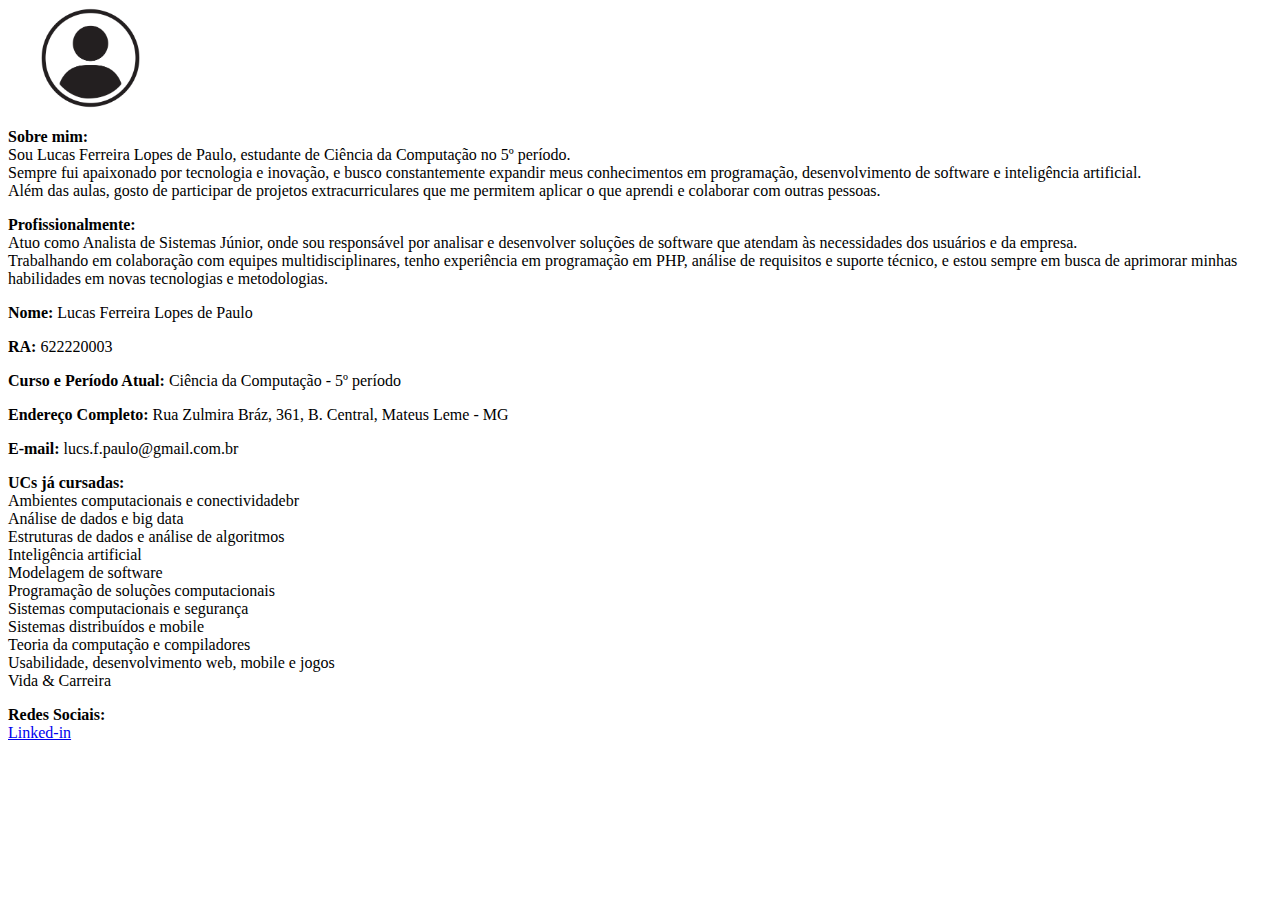
<file: index.html>
<!DOCTYPE html>
<html lang="pt-BR">

<head>
    <meta charset="UTF-8">
    <meta name="viewport" content="width=device-width, initial-scale=1.0">
    <title>Perfil</title>
</head>

<body>
    <div>
        <img src="icon-user.webp" alt="Usuário" height="100px">
        <p>
            <strong>Sobre mim:</strong><br>Sou Lucas Ferreira Lopes de Paulo,
            estudante de Ciência da Computação no 5º período. <br>
            Sempre fui apaixonado por tecnologia e inovação,
            e busco constantemente expandir meus conhecimentos em programação,
            desenvolvimento de software e inteligência artificial. <br>
            Além das aulas, gosto de participar de projetos extracurriculares
            que me permitem aplicar o que aprendi e colaborar com outras pessoas.
        </p>
        <p>
            <strong>Profissionalmente:</strong><br>
            Atuo como Analista de Sistemas Júnior, onde sou responsável por analisar 
            e desenvolver soluções de software que atendam às necessidades dos usuários e da empresa. <br>
            Trabalhando em colaboração com equipes multidisciplinares, 
            tenho experiência em programação em PHP, 
            análise de requisitos e suporte técnico, e estou sempre em busca de aprimorar minhas 
            habilidades em novas tecnologias e metodologias.
        </p>
        <p><strong>Nome:</strong> Lucas Ferreira Lopes de Paulo</p>
        <p><strong>RA:</strong> 622220003</p>
        <p><strong>Curso e Período Atual:</strong> Ciência da Computação - 5º período</p>
        <p><strong>Endereço Completo:</strong> Rua Zulmira Bráz, 361, B. Central, Mateus Leme - MG</p>
        <p><strong>E-mail:</strong> lucs.f.paulo@gmail.com.br</p>
        <p>
            <strong>UCs já cursadas:</strong><br>
            Ambientes computacionais e conectividadebr <br>
            Análise de dados e big data <br>
            Estruturas de dados e análise de algoritmos <br>
            Inteligência artificial <br>
            Modelagem de software <br>
            Programação de soluções computacionais <br>
            Sistemas computacionais e segurança <br>
            Sistemas distribuídos e mobile <br>
            Teoria da computação e compiladores <br>
            Usabilidade, desenvolvimento web, mobile e jogos <br>
            Vida & Carreira
        </p>
        <p><strong>Redes Sociais:</strong><br>
            <a href="https://www.linkedin.com/in/lucs-ferreira">Linked-in</a>
        </p>
    </div>
</body>

</html>
</file>
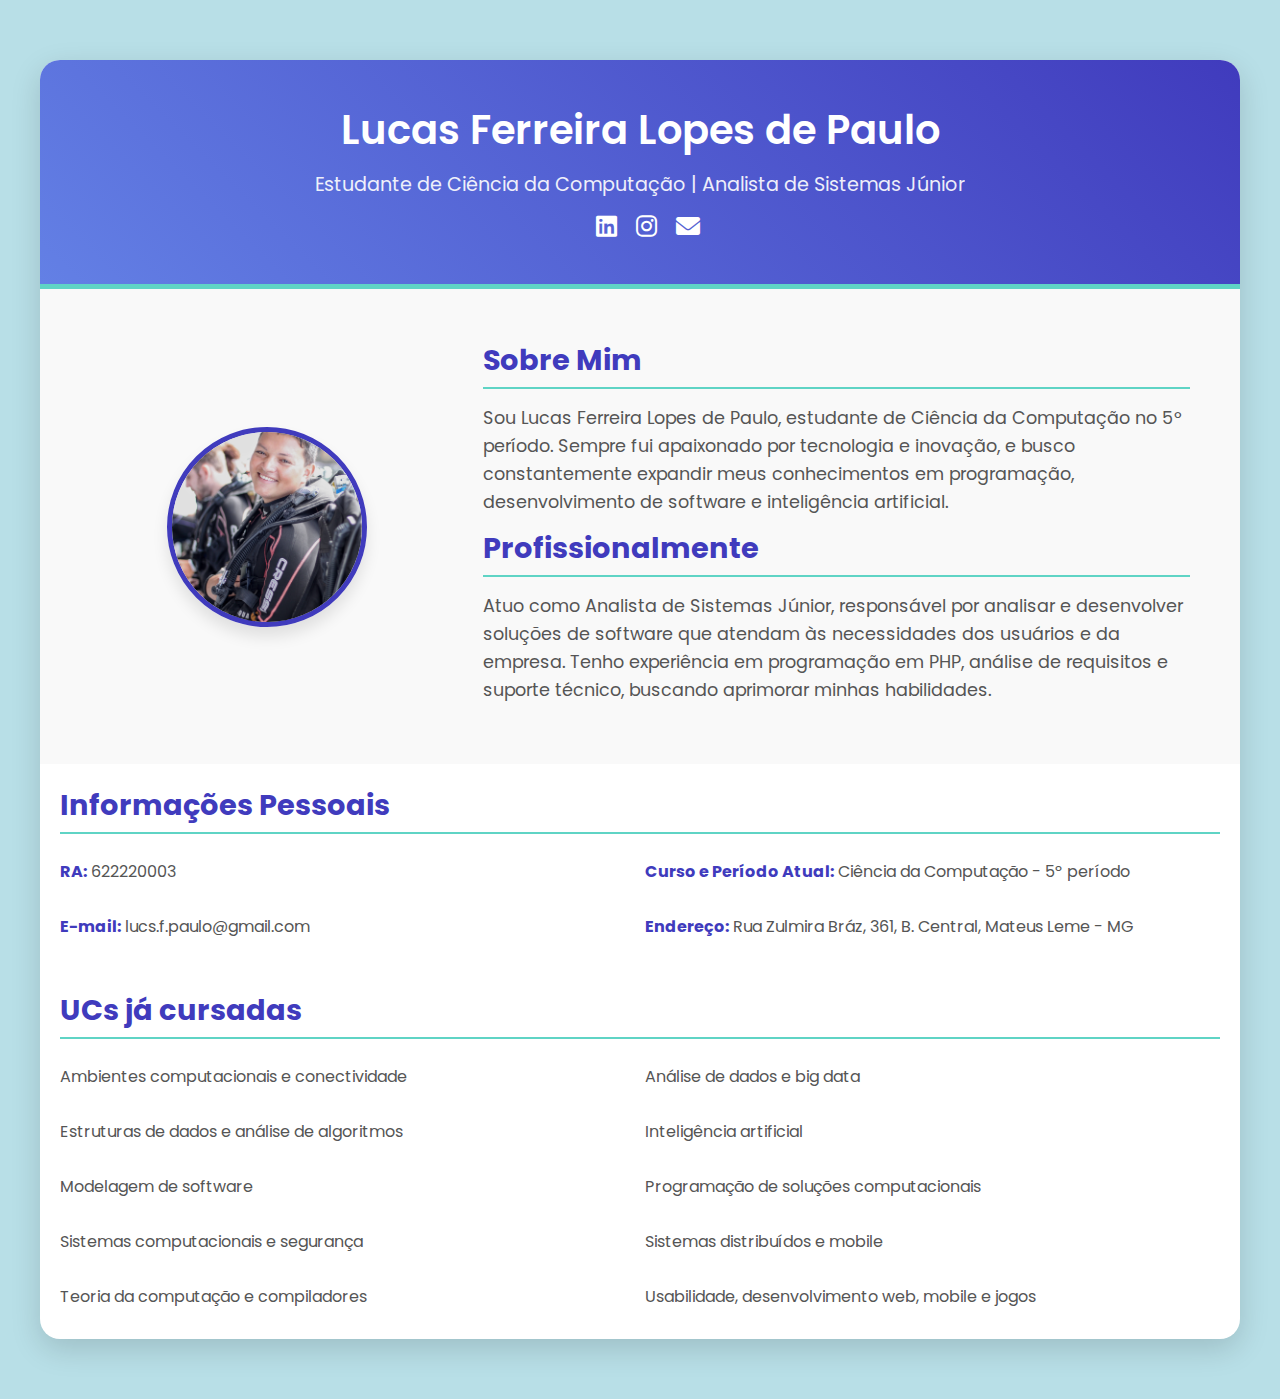
<file: index_CSS.html>
<!DOCTYPE html>
<html lang="pt-BR">

<head>
    <meta charset="UTF-8">
    <meta name="viewport" content="width=device-width, initial-scale=1.0">
    <link href="https://fonts.googleapis.com/css2?family=Poppins:wght@300;400;600&display=swap" rel="stylesheet">
    <link rel="stylesheet" href="https://cdnjs.cloudflare.com/ajax/libs/font-awesome/6.0.0-beta3/css/all.min.css">
    <link rel="stylesheet" href="style.css">
    <title>Perfil </title>
</head>

<body>
    <div class="profile-card">
        <div class="profile-header">
            <h1>Lucas Ferreira Lopes de Paulo</h1>
            <p>Estudante de Ciência da Computação | Analista de Sistemas Júnior</p>
            <div class="social-links-header">
                <a href="https://www.linkedin.com/in/lucs-ferreira" target="_blank"><i class="fab fa-linkedin"></i></a>
                <a href="https://www.instagram.com/lucasferreirapl" target="_blank"><i class="fab fa-instagram"></i></a>
                <a href="mailto:lucs.f.paulo@gmail.com"><i class="fas fa-envelope"></i></a>
            </div>
        </div>

        <div class="profile-content">
            <div class="profile-picture">
                <img src="Foto-user.jpg" alt="Foto de Lucas Ferreira">
            </div>

            <div class="profile-info">
                <!-- Seção Sobre Mim -->
                <h2>Sobre Mim</h2>
                <p>Sou Lucas Ferreira Lopes de Paulo, estudante de Ciência da Computação no 5º período. Sempre fui apaixonado por tecnologia e inovação, e busco constantemente expandir meus conhecimentos em programação, desenvolvimento de software e inteligência artificial.</p>

                <!-- Seção Profissional -->
                <h2>Profissionalmente</h2>
                <p>Atuo como Analista de Sistemas Júnior, responsável por analisar e desenvolver soluções de software que atendam às necessidades dos usuários e da empresa. Tenho experiência em programação em PHP, análise de requisitos e suporte técnico, buscando aprimorar minhas habilidades.</p>
            </div>
        </div>

        <!-- Seção Informações Pessoais -->
        <div class="profile-info">
            <h2>Informações Pessoais</h2>
            <ul>
                <li><strong>RA:</strong> 622220003</li>
                <li><strong>Curso e Período Atual:</strong> Ciência da Computação - 5º período</li>
                <li><strong>E-mail:</strong> lucs.f.paulo@gmail.com</li>
                <li><strong>Endereço:</strong> Rua Zulmira Bráz, 361, B. Central, Mateus Leme - MG</li>
            </ul>
        </div>

        <!-- Seção UCs já cursadas -->
        <div class="profile-info">
            <h2>UCs já cursadas</h2>
            <ul>
                <li>Ambientes computacionais e conectividade</li>
                <li>Análise de dados e big data</li>
                <li>Estruturas de dados e análise de algoritmos</li>
                <li>Inteligência artificial</li>
                <li>Modelagem de software</li>
                <li>Programação de soluções computacionais</li>
                <li>Sistemas computacionais e segurança</li>
                <li>Sistemas distribuídos e mobile</li>
                <li>Teoria da computação e compiladores</li>
                <li>Usabilidade, desenvolvimento web, mobile e jogos</li>
            </ul>
        </div>
    </div>
</body>

</html>
</file>
<file: style.css>
* {
    margin: 0;
    padding: 0;
    box-sizing: border-box;
}

body {
    font-family: 'Poppins', sans-serif;
    background-color: #b8dfe7;
    color: #333;
    padding: 20px;
}

.profile-card {
    max-width: 1200px;
    background: white;
    border-radius: 20px;
    box-shadow: 0 10px 30px rgba(0, 0, 0, 0.15);
    margin: 40px auto;
    overflow: hidden;
}

.profile-header {
    background: linear-gradient(45deg, #6380e5, #403bbd);
    padding: 40px;
    text-align: center;
    color: white;
    border-bottom: 5px solid #5fd4c5;
}

.profile-header h1 {
    font-size: 2.5rem;
    font-weight: 600;
    margin-bottom: 10px;
}

.profile-header p {
    font-size: 1.2rem;
    margin-top: 10px;
    opacity: 0.9;
}

.social-links-header {
    margin-top: 10px;
}

.social-links-header a {
    margin-left: 15px;
    color: white;
    font-size: 1.5rem;
    transition: color 0.3s ease;
}

.social-links-header a:hover {
    color: #5fd4c5;
}

.profile-content {
    display: flex;
    padding: 30px;
    justify-content: space-between;
    flex-wrap: wrap;
    background: #f9f9f9;
}

.profile-picture {
    flex: 1;
    display: flex;
    justify-content: center;
    align-items: center;
    padding: 20px;
}

.profile-picture img {
    border-radius: 50%;
    width: 200px;
    height: 200px;
    border: 5px solid #403bbd;
    object-fit: cover;
    box-shadow: 0 10px 15px rgba(0, 0, 0, 0.1);
}

.profile-info {
    flex: 2;
    padding: 20px;
    color: #555;
}

.profile-info h2 {
    font-size: 1.8rem;
    margin-bottom: 15px;
    color: #403bbd;
    border-bottom: 2px solid #5fd4c5;
    padding-bottom: 5px;
}

.profile-info p {
    margin: 10px 0;
    line-height: 1.6;
    font-size: 1.1rem;
}

.profile-info strong {
    color: #403bbd;
}

ul {
    list-style-type: none;
    padding-left: 0;
    display: grid; /* Usando grid para as UCs */
    grid-template-columns: repeat(2, 1fr); /* Duas colunas */
    gap: 10px; /* Espaço entre as colunas */
}

ul li {
    padding: 10px 0;
    font-size: 1rem;
}

ul li:last-child {
    border-bottom: none;
}

.profile-footer {
    background-color: #f9f9f9;
    padding: 20px;
    text-align: center;
    margin-top: 20px;
}

@media (max-width: 768px) {
    .profile-content {
        flex-direction: column;
        text-align: center;
    }

    .profile-info {
        padding: 20px 0;
    }

    .social-links-header {
        margin-top: 10px;
    }

    ul {
        grid-template-columns: 1fr; /* Uma coluna em telas menores */
    }
}
</file>
